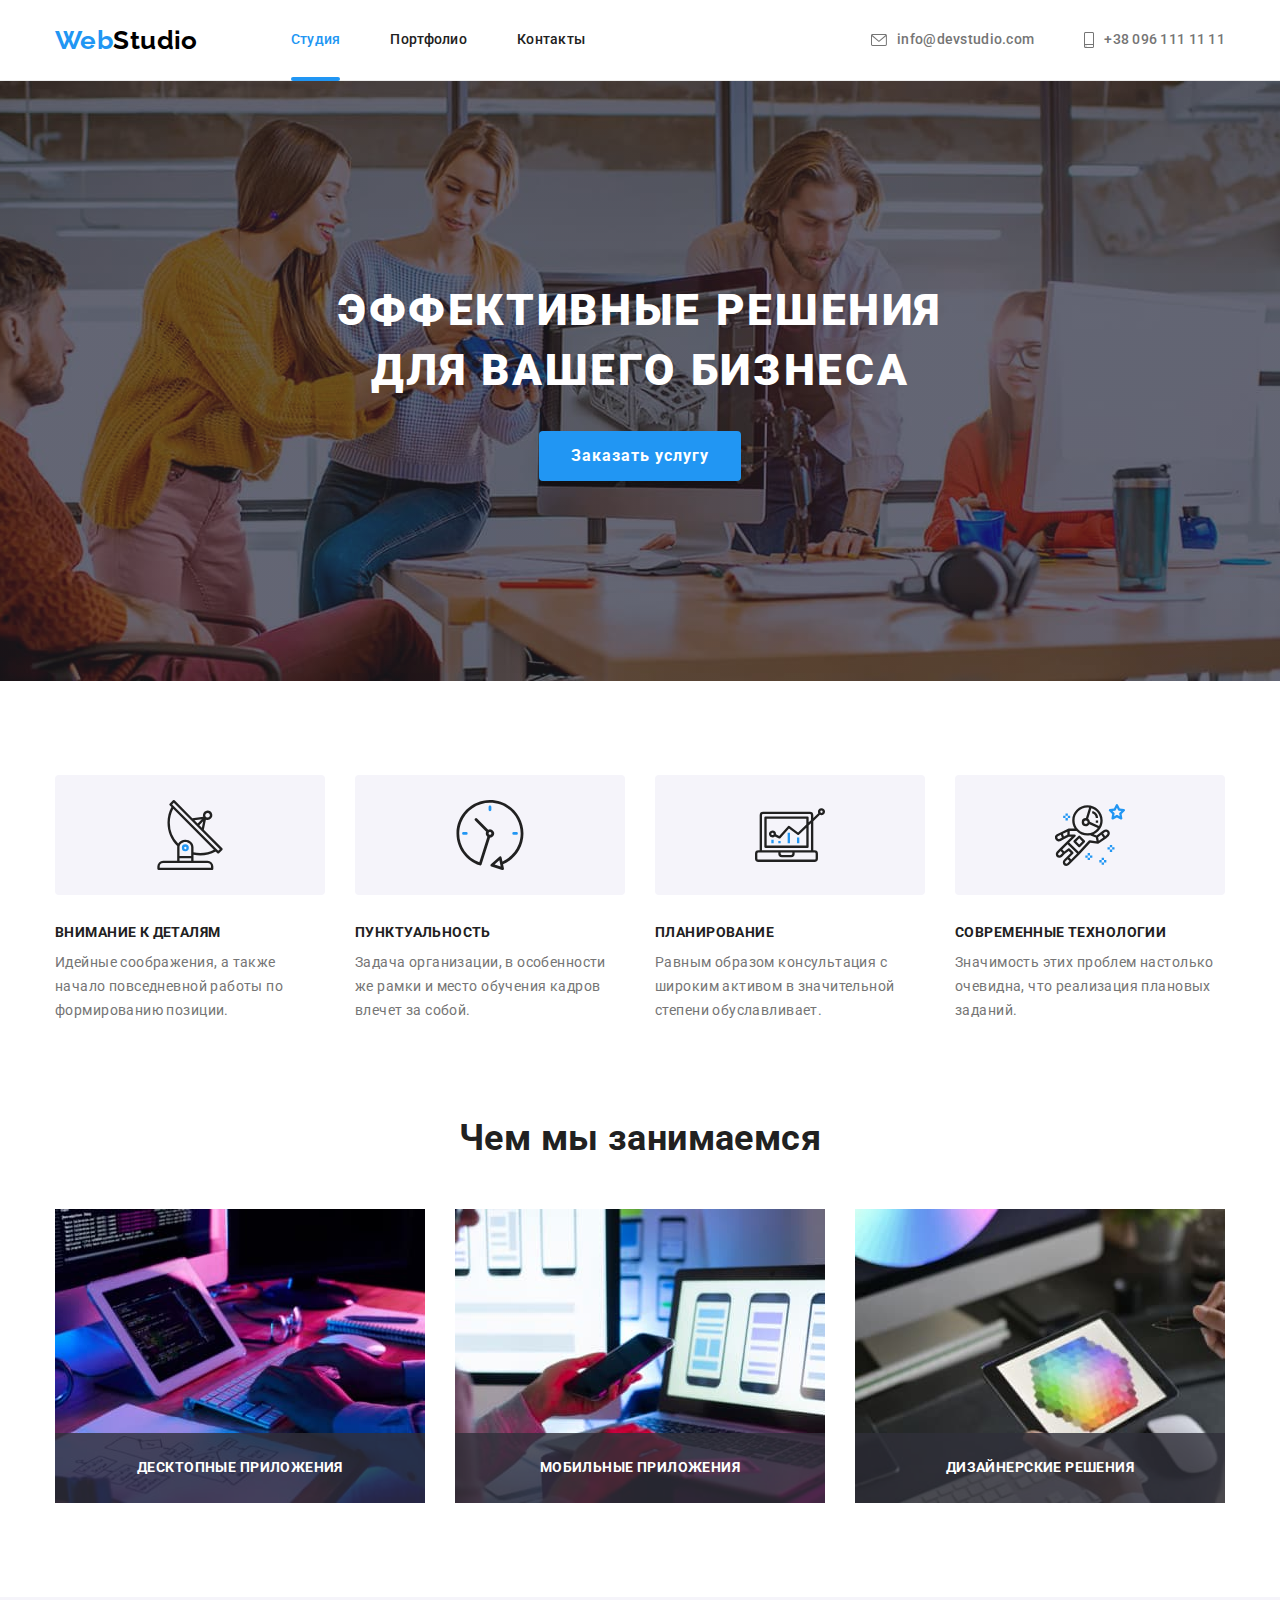
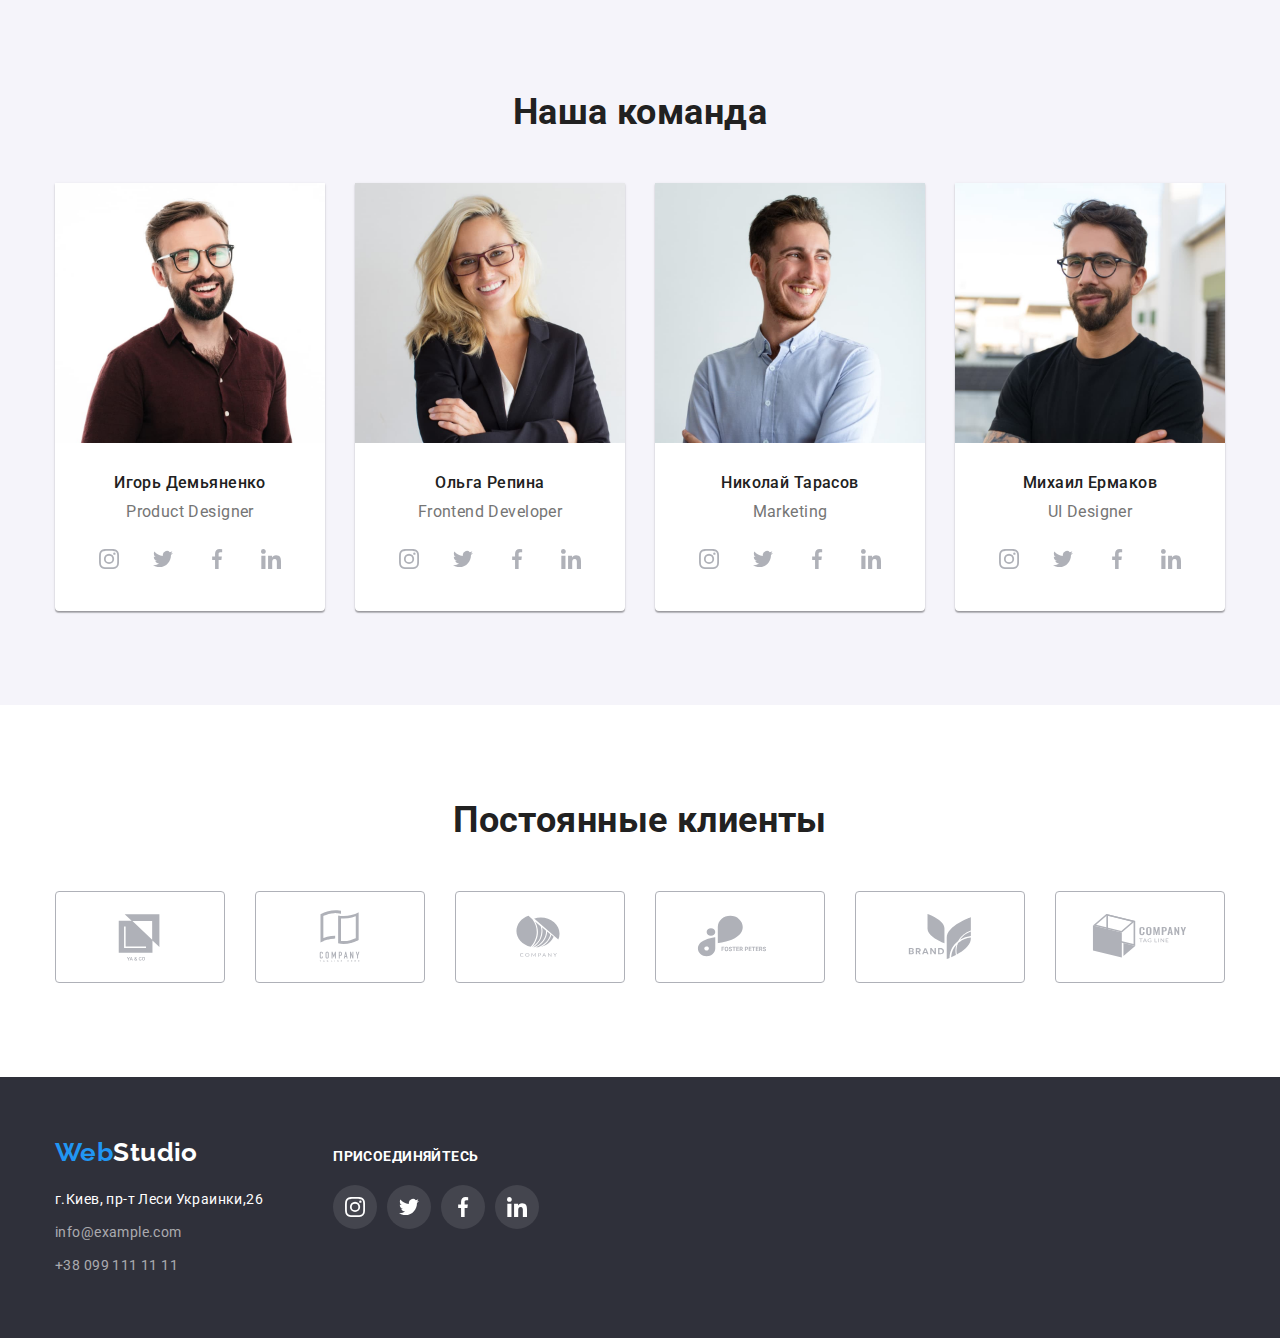
<file: index.html>
<!DOCTYPE html>
<html lang="ru">
  <head>
    <meta charset="UTF-8" />
    <meta http-equiv="X-UA-Compatible" content="IE=edge" />
    <meta name="viewport" content="width=device-width, initial-scale=1.0" />
    <title>Document</title>
    <link rel="preconnect" href="https://fonts.googleapis.com" />
    <link rel="preconnect" href="https://fonts.gstatic.com" crossorigin />
    <link
      href="https://fonts.googleapis.com/css2?family=Raleway:wght@700&family=Roboto:wght@400;500;700;900&display=swap"
      rel="stylesheet"
    />
    <link
      rel="stylesheet"
      href="https://cdnjs.cloudflare.com/ajax/libs/modern-normalize/1.1.0/modern-normalize.min.css"
    />
    <link rel="stylesheet" href="./css/styles.css" />
  </head>

  <body>
    <!-- Секція Header -->
    <header class="header">
      <div class="container main-nav">
        <nav class="header-nav main-nav">
          <a class="logo" href="./index.html"> <span class="accent">Web</span>Studio</a>
          <ul class="header-list list">
            <li class="header-item">
              <a class="header-link current" href="./index.html">Студия</a>
            </li>
            <li class="header-item">
              <a class="header-link" href="./portfolio.html">Портфолио</a>
            </li>
            <li class="header-item"><a class="header-link" href="#">Контакты</a></li>
          </ul>
        </nav>
        <ul class="header-contacts-list list">
          <li class="header-contacts-item">
            <a class="contacts-link" href="mailto:info@example.com">
              <svg class="contacts-icon" width="16" height="12">
                <use href="./images/icons.svg#envelope"></use></svg
              >info@devstudio.com
            </a>
          </li>
          <li class="header-contacts-item">
            <a class="contacts-link" href="tel:+380991111111">
              <svg class="contacts-icon" width="10" height="16">
                <use href="./images/icons.svg#smartphone"></use></svg
              >+38 096 111 11 11
            </a>
          </li>
        </ul>
      </div>
    </header>

    <main>
      <!-- Секція Hero -->
      <section class="hero">
        <div class="container">
          <h1 class="hero-title">
            Эффективные решения <br />
            для вашего бизнеса
          </h1>
          <button class="hero-batton" type="button" data-modal-open>Заказать услугу</button>
        </div>
      </section>
      <!-- Секція Benefits -->
      <section class="benefits section">
        <div class="container">
          <h2 class="benefit-title visually-hidden">Достоинства компании</h2>
          <ul class="benefits-list list">
            <li class="benefits-item">
              <div class="benefits-thumb">
                <svg class="benefits-icon" width="70" height="70">
                  <use href="./images/icons.svg#antenna"></use>
                </svg>
              </div>
              <h3 class="benefits-title">Внимание к деталям</h3>
              <p>
                Идейные соображения, а также начало повседневной работы по формированию позиции.
              </p>
            </li>
            <li class="benefits-item">
              <div class="benefits-thumb">
                <svg class="benefits-icon" width="70" height="70">
                  <use href="./images/icons.svg#clock"></use>
                </svg>
              </div>
              <h3 class="benefits-title">Пунктуальность</h3>
              <p>
                Задача организации, в особенности же рамки и место обучения кадров влечет за собой.
              </p>
            </li>
            <li class="benefits-item">
              <div class="benefits-thumb">
                <svg class="benefits-icon" width="70" height="70">
                  <use href="./images/icons.svg#diagram"></use>
                </svg>
              </div>
              <h3 class="benefits-title">Планирование</h3>
              <p>
                Равным образом консультация с широким активом в значительной степени обуславливает.
              </p>
            </li>
            <li class="benefits-item">
              <div class="benefits-thumb">
                <svg class="benefits-icon" width="70" height="70">
                  <use href="./images/icons.svg#astronaut"></use>
                </svg>
              </div>
              <h3 class="benefits-title">Современные технологии</h3>
              <p>Значимость этих проблем настолько очевидна, что реализация плановых заданий.</p>
            </li>
          </ul>
        </div>
      </section>
      <!-- Секція About -->
      <section class="about section">
        <div class="container">
          <h2 class="about-title">Чем мы занимаемся</h2>
          <ul class="about-list card-set list">
            <li class="about-item card-set-item">
              <img
                class="about-img img"
                src="./images/img_1.jpg"
                alt="процес_програмиования"
                width="370"
              />
              <p class="img-title">Десктопные приложения</p>
            </li>
            <li class="about-item card-set-item">
              <img
                class="about-img img"
                src="./images/img_2.jpg"
                alt="девушка_звонит"
                width="370"
              />
              <p class="img-title">Мобильные приложения</p>
            </li>
            <li class="about-item card-set-item">
              <img
                class="about-img img"
                src="./images/img_3.jpg"
                alt="выбор_цвета_палитры"
                width="370"
              />
              <p class="img-title">Дизайнерские решения</p>
            </li>
          </ul>
        </div>
      </section>
      <!-- Секція Team -->
      <section class="team section">
        <div class="container">
          <h2 class="team-title">Наша команда</h2>
          <ul class="team-list card-set list">
            <li class="team-item card-set-item">
              <img
                class="team-img img"
                src="./images/img_4.jpg"
                alt="мужчина_Игорь Демьяненко"
                width="270"
              />
              <div class="text-container">
                <h3 class="team-unit">Игорь Демьяненко</h3>
                <p class="job-title">Product Designer</p>
                <ul class="social-network-list list">
                  <li class="social-network-item">
                    <a class="link-social" href="#" aria-label="instagram">
                      <svg class="social-icon" width="20" height="20">
                        <use href="./images/icons.svg#instagram"></use>
                      </svg>
                    </a>
                  </li>
                  <li class="social-network-item">
                    <a class="link-social" href="#" aria-label="twitter">
                      <svg class="social-icon" width="20" height="20">
                        <use href="./images/icons.svg#twitter"></use>
                      </svg>
                    </a>
                  </li>
                  <li class="social-network-item">
                    <a class="link-social" href="#" aria-label="facebook"
                      ><svg class="social-icon" width="20" height="20">
                        <use href="./images/icons.svg#facebook"></use></svg
                    ></a>
                  </li>
                  <li class="social-network-item">
                    <a class="link-social" href="#" aria-label="linkedin"
                      ><svg class="social-icon" width="20" height="20">
                        <use href="./images/icons.svg#linkedin"></use></svg
                    ></a>
                  </li>
                </ul>
              </div>
            </li>
            <li class="team-item card-set-item">
              <img
                class="team-img img"
                src="./images/img_5.jpg"
                alt="девушка_Ольга Репина"
                width="270"
              />
              <div class="text-container">
                <h3 class="team-unit">Ольга Репина</h3>
                <p class="job-title">Frontend Developer</p>
                <ul class="social-network-list list">
                  <li class="social-network-item">
                    <a class="link-social" href="#" aria-label="instagram"
                      ><svg class="social-icon" width="20" height="20">
                        <use href="./images/icons.svg#instagram"></use></svg
                    ></a>
                  </li>
                  <li class="social-network-item">
                    <a class="link-social" href="#" aria-label="twitter"
                      ><svg class="social-icon" width="20" height="20">
                        <use href="./images/icons.svg#twitter"></use></svg
                    ></a>
                  </li>
                  <li class="social-network-item">
                    <a class="link-social" href="#" aria-label="facebook"
                      ><svg class="social-icon" width="20" height="20">
                        <use href="./images/icons.svg#facebook"></use></svg
                    ></a>
                  </li>
                  <li class="social-network-item">
                    <a class="link-social" href="#" aria-label="linkedin"
                      ><svg class="social-icon" width="20" height="20">
                        <use href="./images/icons.svg#linkedin"></use></svg
                    ></a>
                  </li>
                </ul>
              </div>
            </li>
            <li class="team-item card-set-item">
              <img
                class="team-img img"
                src="./images/img_6.jpg"
                alt="мужчина_Николай Тарасов"
                width="270"
              />
              <div class="text-container">
                <h3 class="team-unit">Николай Тарасов</h3>
                <p class="job-title">Marketing</p>
                <ul class="social-network-list list">
                  <li class="social-network-item">
                    <a class="link-social" href="#" aria-label="instagram"
                      ><svg class="social-icon" width="20" height="20">
                        <use href="./images/icons.svg#instagram"></use></svg
                    ></a>
                  </li>
                  <li class="social-network-item">
                    <a class="link-social" href="#" aria-label="twitter"
                      ><svg class="social-icon" width="20" height="20">
                        <use href="./images/icons.svg#twitter"></use></svg
                    ></a>
                  </li>
                  <li class="social-network-item">
                    <a class="link-social" href="#" aria-label="facebook"
                      ><svg class="social-icon" width="20" height="20">
                        <use href="./images/icons.svg#facebook"></use></svg
                    ></a>
                  </li>
                  <li class="social-network-item">
                    <a class="link-social" href="#" aria-label="linkedin"
                      ><svg class="social-icon" width="20" height="20">
                        <use href="./images/icons.svg#linkedin"></use></svg
                    ></a>
                  </li>
                </ul>
              </div>
            </li>
            <li class="team-item card-set-item">
              <img
                class="team-img img"
                src="./images/img_7.jpg"
                alt="мужчина_Михаил Ермаков"
                width="270"
              />
              <div class="text-container">
                <h3 class="team-unit">Михаил Ермаков</h3>
                <p class="job-title">UI Designer</p>
                <ul class="social-network-list list">
                  <li class="social-network-item">
                    <a class="link-social" href="#" aria-label="instagram"
                      ><svg class="social-icon" width="20" height="20">
                        <use href="./images/icons.svg#instagram"></use></svg
                    ></a>
                  </li>
                  <li class="social-network-item">
                    <a class="link-social" href="#" aria-label="twitter"
                      ><svg class="social-icon" width="20" height="20">
                        <use href="./images/icons.svg#twitter"></use></svg
                    ></a>
                  </li>
                  <li class="social-network-item">
                    <a class="link-social" href="#" aria-label="facebook"
                      ><svg class="social-icon" width="20" height="20">
                        <use href="./images/icons.svg#facebook"></use></svg
                    ></a>
                  </li>
                  <li class="social-network-item">
                    <a class="link-social" href="#" aria-label="linkedin"
                      ><svg class="social-icon" width="20" height="20">
                        <use href="./images/icons.svg#linkedin"></use></svg
                    ></a>
                  </li>
                </ul>
              </div>
            </li>
          </ul>
        </div>
      </section>
      <!-- Секція Clients -->
      <section class="clients section">
        <div class="container">
          <h2 class="clients-title">Постоянные клиенты</h2>
          <ul class="clients-list list">
            <li class="clients-items">
              <a class="clients-link" href="#" aria-label="ya_&_co">
                <svg class="logo-icon" width="106" height="60">
                  <use href="./images/icons.svg#logo_1"></use></svg
              ></a>
            </li>
            <li class="clients-items">
              <a class="clients-link" href="#" aria-label="company_tagline_here">
                <svg class="logo-icon" width="106" height="60">
                  <use href="./images/icons.svg#logo_2"></use></svg
              ></a>
            </li>
            <li class="clients-items">
              <a class="clients-link" href="#" aria-label="company">
                <svg class="logo-icon" width="106" height="60">
                  <use href="./images/icons.svg#logo_3"></use></svg
              ></a>
            </li>
            <li class="clients-items">
              <a class="clients-link" href="#" aria-label="foster_peters">
                <svg class="logo-icon" width="106" height="60">
                  <use href="./images/icons.svg#logo_4"></use></svg
              ></a>
            </li>
            <li class="clients-items">
              <a class="clients-link" href="#" aria-label="brand">
                <svg class="logo-icon" width="106" height="60">
                  <use href="./images/icons.svg#logo_5"></use></svg
              ></a>
            </li>
            <li class="clients-items">
              <a class="clients-link" href="#" aria-label="company_tag_line">
                <svg class="logo-icon" width="106" height="60">
                  <use href="./images/icons.svg#logo_6"></use></svg
              ></a>
            </li>
          </ul>
        </div>
      </section>
    </main>
    <!-- Секція Footer -->
    <footer class="footer">
      <div class="container">
        <div class="footer-contact">
          <a class="logo" href="./index.html"> <span class="accent">Web</span>Studio</a>
          <address>
            <ul class="footer-list list">
              <li class="footer-item">
                <a
                  class="footer-address"
                  href="https://goo.gl/maps/8b87fUh3uZsaHk5C8"
                  target="_blank"
                  rel="noreferrer noopener"
                >
                  г.Киев, пр-т Леси Украинки,26
                </a>
              </li>
              <li class="footer-item">
                <a class="footer-contact-link" href="mailto:info@example.com">info@example.com</a>
              </li>
              <li class="footer-item">
                <a class="footer-contact-link" href="tel:+380991111111">+38 099 111 11 11</a>
              </li>
            </ul>
          </address>
        </div>
        <div class="footer-social">
          <p class="social-title">присоединяйтесь</p>
          <ul class="social-network-list list">
            <li class="social-network-item">
              <a class="link-social" href="#" aria-label="instagram"
                ><svg class="social-icon" width="20" height="20">
                  <use href="./images/icons.svg#instagram"></use></svg
              ></a>
            </li>
            <li class="social-network-item">
              <a class="link-social" href="#" aria-label="twitter"
                ><svg class="social-icon" width="20" height="20">
                  <use href="./images/icons.svg#twitter"></use></svg
              ></a>
            </li>
            <li class="social-network-item">
              <a class="link-social" href="#" aria-label="facebook"
                ><svg class="social-icon" width="20" height="20">
                  <use href="./images/icons.svg#facebook"></use></svg
              ></a>
            </li>
            <li class="social-network-item">
              <a class="link-social" href="#" aria-label="linkedin"
                ><svg class="social-icon" width="20" height="20">
                  <use href="./images/icons.svg#linkedin"></use></svg
              ></a>
            </li>
          </ul>
        </div>
      </div>
    </footer>
    <div class="backdrop is-hidden" data-modal>
      <div class="modal">
        <button class="bt-modal-close" type="button" aria-label="modal-close" data-modal-close>
          <svg class="modal-close-icon" width="18" height="18">
            <use href="./images/icons.svg#modal_close"></use>
          </svg>
        </button>
      </div>
    </div>
    <script src="./js/modal.js"></script>
  </body>
</html>
</file>
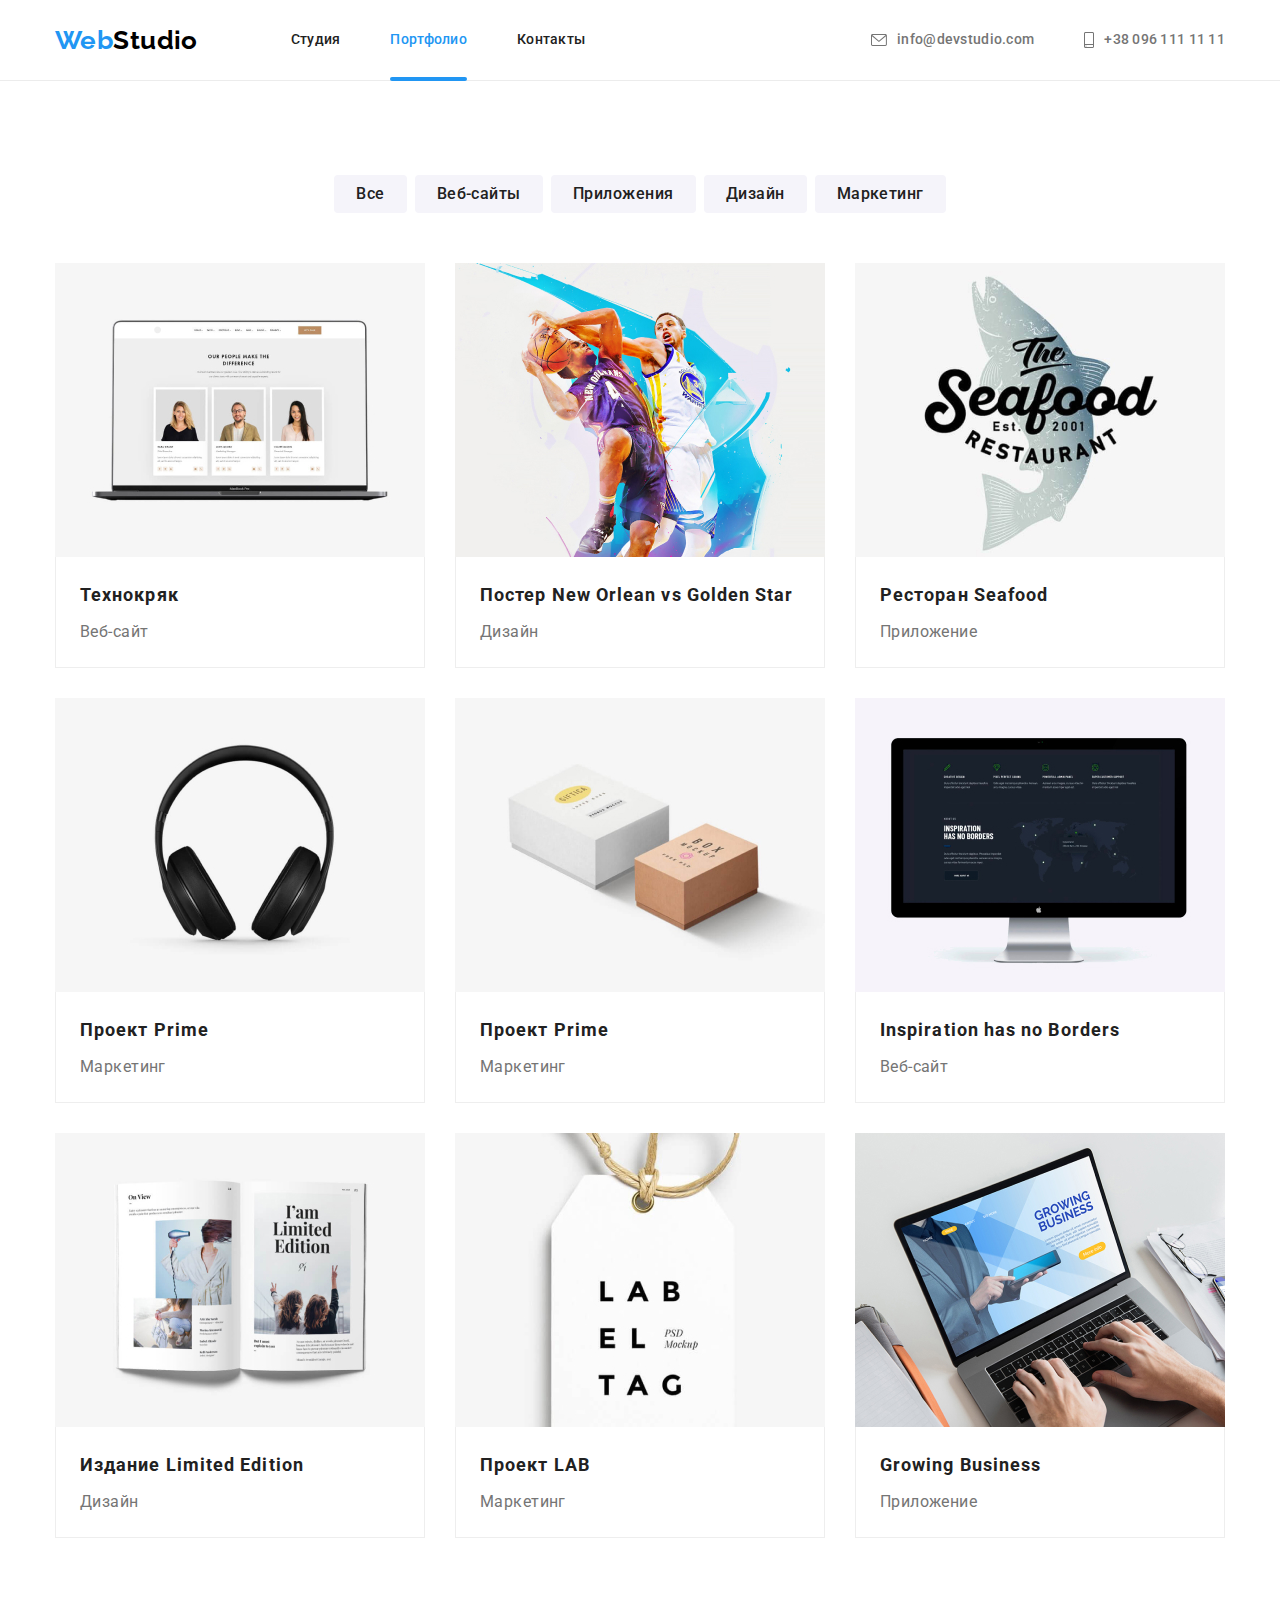
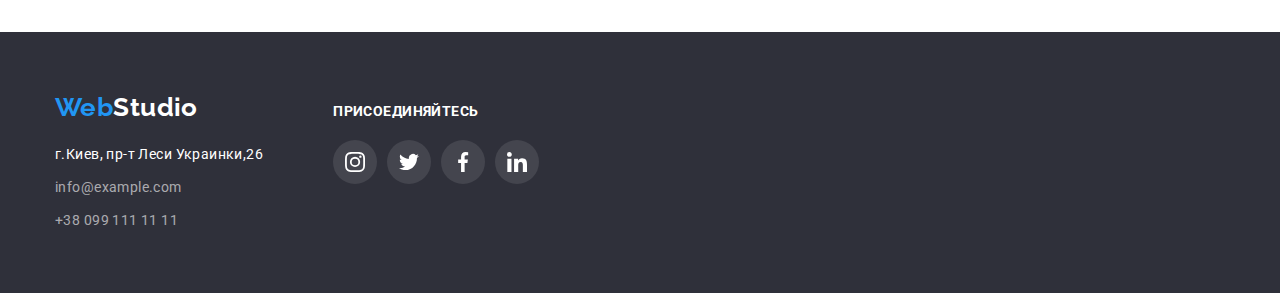
<file: portfolio.html>
<!DOCTYPE html>
<html lang="en">
  <head>
    <meta charset="UTF-8" />
    <meta http-equiv="X-UA-Compatible" content="IE=edge" />
    <meta name="viewport" content="width=device-width, initial-scale=1.0" />
    <title>Document</title>
    <link
      href="https://fonts.googleapis.com/css2?family=Raleway:wght@700&family=Roboto:wght@400;500;700;900&display=swap"
      rel="stylesheet"
    />
    <link
      rel="stylesheet"
      href="https://cdnjs.cloudflare.com/ajax/libs/modern-normalize/1.1.0/modern-normalize.min.css"
    />
    <link rel="stylesheet" href="./css/styles.css" />
  </head>

  <body>
    <header class="header">
      <div class="container main-nav">
        <nav class="header-nav main-nav">
          <a class="logo" href="./index.html"> <span class="accent">Web</span>Studio</a>
          <ul class="header-list list">
            <li class="header-item">
              <a class="header-link" href="./index.html">Студия</a>
            </li>
            <li class="header-item">
              <a class="header-link current" href="./portfolio.html">Портфолио</a>
            </li>
            <li class="header-item"><a class="header-link" href="#">Контакты</a></li>
          </ul>
        </nav>
        <ul class="header-contacts-list list">
          <li class="header-contacts-item">
            <a class="contacts-link" href="mailto:info@example.com">
              <svg class="contacts-icon" width="16" height="12">
                <use href="./images/icons.svg#envelope"></use></svg
              >info@devstudio.com
            </a>
          </li>
          <li class="header-contacts-item">
            <a class="contacts-link" href="tel:+380991111111">
              <svg class="contacts-icon" width="10" height="16">
                <use href="./images/icons.svg#smartphone"></use></svg
              >+38 096 111 11 11
            </a>
          </li>
        </ul>
      </div>
    </header>

    <main>
      <section class="portfolio section">
        <div class="container">
          <h1 class="visually-hidden">Портфолио</h1>
          <ul class="portfolio-filters-list list">
            <li class="item">
              <button class="portfolio-filters-item" type="button">Все</button>
            </li>
            <li class="item">
              <button class="portfolio-filters-item" type="button">Веб-сайты</button>
            </li>
            <li class="item">
              <button class="portfolio-filters-item" type="button">Приложения</button>
            </li>
            <li class="item">
              <button class="portfolio-filters-item" type="button">Дизайн</button>
            </li>
            <li class="item">
              <button class="portfolio-filters-item" type="button">Маркетинг</button>
            </li>
          </ul>
          <ul class="portfolio-projects-list card-set list">
            <li class="portfolio-projects-item card-set-item">
              <a class="portfolio-link" href="#">
                <div class="product-thumb">
                  <img
                    class="portfolio-img img"
                    src="./images/img_8.jpg"
                    alt="ноутбук_с_открытой_веб-страницей"
                    width="370"
                    height="294"
                  />
                  <div class="product-overlay">
                    <div class="product-description">
                      <p class="description-text">
                        Ресурс предлагает комплексные предложения с разным уровнем функционала и
                        сервисов. Все это позволит посетителю получить исчерпывающие сведения о
                        компании или частном лице.
                      </p>
                    </div>
                  </div>
                </div>
                <div class="title">
                  <h2 class="portfolio-project">Технокряк</h2>
                  <p class="portfolio-working">Веб-сайт</p>
                </div>
              </a>
            </li>
            <li class="portfolio-projects-item card-set-item">
              <a class="portfolio-link" href="#">
                <div class="product-thumb">
                  <img
                    class="portfolio-img img"
                    src="./images/img_9.jpg"
                    alt="постер_New_Orlean_vs_Golden_Star"
                    width="370"
                    height="294"
                  />
                  <div class="product-overlay">
                    <div class="product-description">
                      <p class="description-text">
                        Ресурс предлагает комплексные предложения с разным уровнем функционала и
                        сервисов. Все это позволит посетителю получить исчерпывающие сведения о
                        компании или частном лице.
                      </p>
                    </div>
                  </div>
                </div>
                <div class="title">
                  <h2 class="portfolio-project">Постер New Orlean vs Golden Star</h2>
                  <p class="portfolio-working">Дизайн</p>
                </div>
              </a>
            </li>
            <li class="portfolio-projects-item card-set-item">
              <a class="portfolio-link" href="#">
                <div class="product-thumb">
                  <img
                    class="portfolio-img img"
                    src="./images/img_10.jpg"
                    alt="логотип_ресторана_Seafood"
                    width="370"
                    height="294"
                  />
                  <div class="product-overlay">
                    <div class="product-description">
                      <p class="description-text">
                        Ресурс предлагает комплексные предложения с разным уровнем функционала и
                        сервисов. Все это позволит посетителю получить исчерпывающие сведения о
                        компании или частном лице.
                      </p>
                    </div>
                  </div>
                </div>
                <div class="title">
                  <h2 class="portfolio-project">Ресторан Seafood</h2>
                  <p class="portfolio-working">Приложение</p>
                </div>
              </a>
            </li>
            <li class="portfolio-projects-item card-set-item">
              <a class="portfolio-link" href="#">
                <div class="product-thumb">
                  <img
                    class="portfolio-img img"
                    src="./images/img_11.jpg"
                    alt="накладные_наушники"
                    width="370"
                    height="294"
                  />
                  <div class="product-overlay">
                    <div class="product-description">
                      <p class="description-text">
                        Ресурс предлагает комплексные предложения с разным уровнем функционала и
                        сервисов. Все это позволит посетителю получить исчерпывающие сведения о
                        компании или частном лице.
                      </p>
                    </div>
                  </div>
                </div>
                <div class="title">
                  <h2 class="portfolio-project">Проект Prime</h2>
                  <p class="portfolio-working">Маркетинг</p>
                </div>
              </a>
            </li>
            <li class="portfolio-projects-item card-set-item">
              <a class="portfolio-link" href="#">
                <div class="product-thumb">
                  <img
                    class="portfolio-img img"
                    src="./images/img_12.jpg"
                    alt="две_коробки"
                    width="370"
                    height="294"
                  />
                  <div class="product-overlay">
                    <div class="product-description">
                      <p class="description-text">
                        Ресурс предлагает комплексные предложения с разным уровнем функционала и
                        сервисов. Все это позволит посетителю получить исчерпывающие сведения о
                        компании или частном лице.
                      </p>
                    </div>
                  </div>
                </div>
                <div class="title">
                  <h2 class="portfolio-project">Проект Prime</h2>
                  <p class="portfolio-working">Маркетинг</p>
                </div>
              </a>
            </li>
            <li class="portfolio-projects-item card-set-item">
              <a class="portfolio-link" href="#">
                <div class="product-thumb">
                  <img
                    class="portfolio-img img"
                    src="./images/img_13.jpg"
                    alt="монитор_Apple"
                    width="370"
                    height="294"
                  />
                  <div class="product-overlay">
                    <div class="product-description">
                      <p class="description-text">
                        Ресурс предлагает комплексные предложения с разным уровнем функционала и
                        сервисов. Все это позволит посетителю получить исчерпывающие сведения о
                        компании или частном лице.
                      </p>
                    </div>
                  </div>
                </div>
                <div class="title">
                  <h2 class="portfolio-project">Inspiration has no Borders</h2>
                  <p class="portfolio-working">Веб-сайт</p>
                </div>
              </a>
            </li>
            <li class="portfolio-projects-item card-set-item">
              <a class="portfolio-link" href="#">
                <div class="product-thumb">
                  <img
                    class="portfolio-img img"
                    src="./images/img_14.jpg"
                    alt="открытая_книга"
                    width="370"
                    height="294"
                  />
                  <div class="product-overlay">
                    <div class="product-description">
                      <p class="description-text">
                        Ресурс предлагает комплексные предложения с разным уровнем функционала и
                        сервисов. Все это позволит посетителю получить исчерпывающие сведения о
                        компании или частном лице.
                      </p>
                    </div>
                  </div>
                </div>
                <div class="title">
                  <h2 class="portfolio-project">Издание Limited Edition</h2>
                  <p class="portfolio-working">Дизайн</p>
                </div>
              </a>
            </li>
            <li class="portfolio-projects-item card-set-item">
              <a class="portfolio-link" href="#">
                <div class="product-thumb">
                  <img
                    class="portfolio-img img"
                    src="./images/img_15.jpg"
                    alt="бирка"
                    width="370"
                    height="294"
                  />
                  <div class="product-overlay">
                    <div class="product-description">
                      <p class="description-text">
                        Ресурс предлагает комплексные предложения с разным уровнем функционала и
                        сервисов. Все это позволит посетителю получить исчерпывающие сведения о
                        компании или частном лице.
                      </p>
                    </div>
                  </div>
                </div>
                <div class="title">
                  <h2 class="portfolio-project">Проект LAB</h2>
                  <p class="portfolio-working">Маркетинг</p>
                </div>
              </a>
            </li>
            <li class="portfolio-projects-item card-set-item">
              <a class="portfolio-link" href="#">
                <div class="product-thumb">
                  <img
                    class="portfolio-img img"
                    src="./images/img_16.jpg"
                    alt="человек_работает_за_ноутбуком"
                    width="370"
                    height="294"
                  />
                  <div class="product-overlay">
                    <div class="product-description">
                      <p class="description-text">
                        Ресурс предлагает комплексные предложения с разным уровнем функционала и
                        сервисов. Все это позволит посетителю получить исчерпывающие сведения о
                        компании или частном лице.
                      </p>
                    </div>
                  </div>
                </div>
                <div class="title">
                  <h2 class="portfolio-project">Growing Business</h2>
                  <p class="portfolio-working">Приложение</p>
                </div>
              </a>
            </li>
          </ul>
        </div>
      </section>
    </main>

    <footer class="footer">
      <div class="container">
        <div class="footer-contact">
          <a class="logo" href="./index.html"> <span class="accent">Web</span>Studio</a>
          <address>
            <ul class="footer-list list">
              <li class="footer-item">
                <a
                  class="footer-address"
                  href="https://goo.gl/maps/8b87fUh3uZsaHk5C8"
                  target="_blank"
                  rel="noreferrer noopener"
                >
                  г.Киев, пр-т Леси Украинки,26
                </a>
              </li>
              <li class="footer-item">
                <a class="footer-contact-link" href="mailto:info@example.com">info@example.com</a>
              </li>
              <li class="footer-item">
                <a class="footer-contact-link" href="tel:+380991111111">+38 099 111 11 11</a>
              </li>
            </ul>
          </address>
        </div>
        <div class="footer-social">
          <p class="social-title">присоединяйтесь</p>
          <ul class="social-network-list list">
            <li class="social-network-item">
              <a class="link-social" href="#" aria-label="instagram"
                ><svg class="social-icon" width="20" height="20">
                  <use href="./images/icons.svg#instagram"></use></svg
              ></a>
            </li>
            <li class="social-network-item">
              <a class="link-social" href="#" aria-label="twitter"
                ><svg class="social-icon" width="20" height="20">
                  <use href="./images/icons.svg#twitter"></use></svg
              ></a>
            </li>
            <li class="social-network-item">
              <a class="link-social" href="#" aria-label="facebook"
                ><svg class="social-icon" width="20" height="20">
                  <use href="./images/icons.svg#facebook"></use></svg
              ></a>
            </li>
            <li class="social-network-item">
              <a class="link-social" href="#" aria-label="linkedin"
                ><svg class="social-icon" width="20" height="20">
                  <use href="./images/icons.svg#linkedin"></use></svg
              ></a>
            </li>
          </ul>
        </div>
      </div>
    </footer>
  </body>
</html>
</file>
<file: css/styles.css>
:root {
  /* fonts */
  --main-font: 'Roboto';
  --secondary-font: 'Raleway';

  /* text color */
  --primary-text-color: #757575;
  --title-text-color: #000000;
  --link-base-color: #212121;
  --text-white-color: #ffffff;
  --link-active-color: #2196f3;
  --footer-contact-color: rgba(255, 255, 255, 0.6);

  /* gradient */
  --hero-linear-gradient: rgba(47, 48, 58, 0.4);

  /* icon color */
  --team-icon-color: #afb1b8;
  --team-icon-focus-color: #ffffff;
  --clients-color: #afb1b8;
  --clients-focus-color: #188ce8;
  --footer-icon-color: #ffffff;

  /* background-color */
  --background-white-color: #ffffff;
  --background-secondary-color: #2f303a;
  --background-btn-active-color: #188ce8;
  --background-button-color: #f5f4fa;
  --team-icon-focus-bg: #2196f3;
  --footer-icon-bg: rgba(255, 255, 255, 0.1);
  --footer-icon-focus-bg: #2196f3;

  /* border-color */
  --header-border-color: #ececec;
  --portfolio-border-color: #eeeeee;
  --clients-border-color: #afb1b8;
  --clients-border-focus-color: #188ce8;
  --team-item-border: 0px 0px 4px 4px;

  /* box-shadow */
  --hero-batton-shadow: 0px 4px 4px rgba(0, 0, 0, 0.15);
  --team-item-shadow: 0px 1px 3px rgba(0, 0, 0, 0.12), 0px 1px 1px rgba(0, 0, 0, 0.14),
    0px 2px 1px rgba(0, 0, 0, 0.2);
  --portfolio-filters-item-shadow: 0px 3px 1px rgba(0, 0, 0, 0.1), 0px 1px 2px rgba(0, 0, 0, 0.08),
    0px 2px 2px rgba(0, 0, 0, 0.12);
  --portfolio-projects-item-shadow: 0px 1px 1px rgba(0, 0, 0, 0.12), 0px 4px 4px rgba(0, 0, 0, 0.06),
    1px 4px 6px rgba(0, 0, 0, 0.16);

  /* others */
  --items: 3;
  --indent: 30px;
}

body {
  font-family: var(--main-font), sans-serif;
  font-size: 14px;
  line-height: 1.71;
  letter-spacing: 0.03em;
  color: var(--primary-text-color);

  background-color: var(--background-white-color);
}

h1,
h2,
h3,
h4,
h5,
h6,
p {
  margin: 0;
  padding: 0;
}

.img {
  display: block;
  max-width: 100%;
  height: auto;
}

.list {
  padding: 0;
  margin: 0;
  list-style: none;
}

.section {
  padding-top: 94px;
  padding-bottom: 94px;
}

.container {
  width: 1200px;
  padding-left: 15px;
  padding-right: 15px;
  margin-left: auto;
  margin-right: auto;
}

.visually-hidden {
  position: absolute;
  width: 1px;
  height: 1px;
  margin: -1px;
  border: 0;
  padding: 0;

  white-space: nowrap;
  clip-path: inset(100%);
  clip: rect(0 0 0 0);
  overflow: hidden;
}

/* cітка із застосуванням flex-box */

.card-set {
  display: flex;
  flex-wrap: wrap;
  margin: calc(-1 * var(--indent) / 2);
}

.card-set-item {
  flex-basis: calc((100% - var(--indent) * var(--items)) / var(--items));
  margin: calc(var(--indent) / 2);
}

/* social network */

.social-network-list {
  display: flex;
}

.social-network-item {
  margin-right: 10px;
}

.social-network-item:last-child {
  margin-right: 0;
}

.link-social {
  display: flex;
  justify-content: center;
  align-items: center;
  width: 44px;
  height: 44px;

  border-radius: 50%;
}
/* end social network */

/* cекція Header */
.header {
  border-bottom: 1px solid var(--header-border-color);
}

.main-nav {
  display: flex;
  align-items: center;
}

.logo {
  display: block;

  font-family: var(--secondary-font);
  font-weight: 700;
  font-size: 26px;
  line-height: 1.19;
  color: var(--title-text-color);
  text-decoration: none;
}

.logo .accent {
  color: var(--link-active-color);
}

.header-list {
  display: flex;
  margin-left: 93px;
}

.header-nav .header-item + .header-item {
  margin-left: 50px;
}

.header-nav .header-link {
  position: relative;

  display: block;
  padding-top: 32px;
  padding-bottom: 32px;

  font-weight: 500;
  font-size: 14px;
  line-height: 1.14;
  letter-spacing: 0.02em;
  color: var(--link-base-color);
  text-decoration: none;

  transition: color 250ms cubic-bezier(0.4, 0, 0.2, 1);
}

.header-nav .header-link:hover,
.header-nav .header-link:focus {
  color: var(--link-active-color);
}

.header-nav .header-link.current {
  color: var(--link-active-color);
}

.current::after {
  position: absolute;
  left: 0;
  bottom: -1px;

  content: '';
  display: block;
  width: 100%;
  height: 4px;
  border-radius: 2px;
  background-color: var(--link-active-color);
}

.header-contacts-list {
  display: flex;
  margin-left: auto;
  align-items: center;
}

.header-contacts-list .header-contacts-item + .header-contacts-item {
  margin-left: 50px;
}

.header-contacts-list .contacts-link {
  display: flex;
  align-items: center;
  padding-top: 32px;
  padding-bottom: 32px;

  font-weight: 500;
  font-size: 14px;
  line-height: 1.14;
  letter-spacing: 0.02em;
  color: var(--primary-text-color);
  text-decoration: none;

  transition: color 250ms cubic-bezier(0.4, 0, 0.2, 1);
}

.header-contacts-list .contacts-link:hover,
.header-contacts-list .contacts-link:focus {
  color: var(--link-active-color);
}

.header .contacts-icon {
  margin-right: 10px;

  fill: currentColor;
}

/* Секція Hero */
.hero {
  max-width: 1600px;
  height: 600px;
  padding: 200px 0;
  margin-left: auto;
  margin-right: auto;

  text-align: center;

  background-image: linear-gradient(
      to right,
      var(--hero-linear-gradient),
      var(--hero-linear-gradient)
    ),
    url(../images/bg-img.jpg);
  background-size: cover;
  background-repeat: no-repeat;
  background-position: center;
  background-color: var(--background-secondary-color);
}

.hero-title {
  margin-bottom: 30px;

  font-weight: 900;
  font-size: 44px;
  line-height: 1.36;
  letter-spacing: 0.06em;
  text-transform: uppercase;
  color: var(--text-white-color);
}

.hero-batton {
  display: inline-block;
  min-width: 200px;
  padding: 10px 32px;

  font-family: inherit;
  font-weight: 700;
  font-size: 16px;
  line-height: 1.88;
  letter-spacing: 0.06em;
  color: var(--text-white-color);

  text-align: center;

  background-color: var(--link-active-color);
  border-radius: 4px;
  border: none;
  box-shadow: var(--hero-batton-shadow);

  transition: background-color 250ms cubic-bezier(0.4, 0, 0.2, 1);
  cursor: pointer;
}

.hero-batton:hover,
.hero-batton:focus {
  background-color: var(--background-btn-active-color);
}

/* Заголовки секцій  */

.about-title,
.team-title,
.clients-title {
  font-weight: 700;
  font-size: 36px;
  line-height: 1.17;
  color: var(--link-base-color);
}

/* Секція Benefits */

.benefits-list {
  display: flex;
}

.benefits-item {
  width: 270px;
  margin-right: 30px;
}

.benefits-item:last-child {
  margin-right: 0;
}

.benefits-thumb {
  width: 270px;
  height: 120px;
  padding: 25px 100px;
  margin-bottom: 30px;

  background-color: var(--background-button-color);
  border-radius: 4px;
}

.benefits .benefits-title {
  margin-bottom: 10px;

  font-weight: 700;
  font-size: 14px;
  line-height: 1.14;
  color: var(--link-base-color);
  text-transform: uppercase;
}

/* Секція About */

.about.section {
  padding-top: 0;
}

.about-title {
  text-align: center;
}

.about-title {
  margin-bottom: 50px;
}

.about-list {
  --items: 3;
}

.about-item {
  position: relative;
}

.about .img-title {
  position: absolute;
  bottom: 0;
  left: 0;

  display: flex;
  width: 100%;
  height: 70px;
  justify-content: center;
  align-items: center;

  font-weight: 700;
  line-height: 1.14;
  text-align: center;
  text-transform: uppercase;
  color: var(--text-white-color);
  background-color: rgba(47, 48, 58, 0.8);
}

/* Секція Team */

.team {
  text-align: center;

  background-color: var(--background-button-color);
}

.team-title {
  margin-bottom: 50px;
}

.team-item {
  background-color: var(--background-white-color);
  border-radius: var(--team-item-border);
  box-shadow: var(--team-item-shadow);
}

.team .text-container {
  padding: 30px 0;

  text-align: center;
}

.team-list {
  --items: 4;
}

.team-unit {
  margin-bottom: 10px;

  font-weight: 500;
  font-size: 16px;
  line-height: 1.19;
  color: var(--link-base-color);
  text-align: center;
}

.team .job-title {
  margin-bottom: 16px;

  font-size: 16px;
  line-height: 1.19;
  text-align: center;
}

.team .social-network-list {
  justify-content: center;
}

.team .link-social {
  color: var(--team-icon-color);

  transition: color 250ms cubic-bezier(0.4, 0, 0.2, 1),
    background-color 250ms cubic-bezier(0.4, 0, 0.2, 1);
}

.team .link-social:hover,
.team .link-social:focus {
  color: var(--team-icon-focus-color);
  background-color: var(--team-icon-focus-bg);
}

.team .social-icon {
  fill: currentColor;
}

/* Секція Clients */
.clients {
  text-align: center;
}

.clients-title {
  margin-bottom: 50px;
}

.clients-list {
  display: flex;
}

.clients-items {
  margin-right: 30px;
}

.clients-items:last-child {
  margin-right: 0;
}

.clients-link {
  display: flex;
  justify-content: center;
  align-items: center;
  width: 170px;
  height: 92px;

  color: var(--clients-color);

  border: 1px solid var(--clients-border-color);
  border-radius: 4px;

  transition: color 250ms cubic-bezier(0.4, 0, 0.2, 1),
    border-color 250ms cubic-bezier(0.4, 0, 0.2, 1);
}

.clients-link:hover,
.clients-link:focus {
  color: var(--clients-focus-color);

  border-color: var(--clients-border-focus-color);
}

.logo-icon {
  fill: currentColor;
}

/* Секція Footer */
.footer {
  padding-top: 60px;
  padding-bottom: 60px;

  background-color: var(--background-secondary-color);
}

.footer .container {
  display: flex;
  align-items: baseline;
}

.footer-contact {
  margin-right: 70px;
}

.footer .logo {
  display: inline-block;
  margin-bottom: 20px;

  color: var(--text-white-color);
}

.footer-item:not(:last-child) {
  margin-bottom: 9px;
}

.footer-address {
  font-style: normal;
  font-size: 14px;
  line-height: 1.71;
  color: var(--text-white-color);
  text-decoration: none;

  transition: color 250ms cubic-bezier(0.4, 0, 0.2, 1);
}

.footer-address:hover,
.footer-address:focus {
  color: var(--link-active-color);
}

.footer-contact-link {
  font-style: normal;
  font-size: 14px;
  line-height: 1.71;
  color: var(--footer-contact-color);
  text-decoration: none;

  transition: color 250ms cubic-bezier(0.4, 0, 0.2, 1);
}

.footer-contact-link:hover,
.footer-contact-link:focus {
  color: var(--link-active-color);
}

.social-title {
  margin-bottom: 20px;

  font-weight: 700;
  font-size: 14px;
  line-height: 1.14;
  color: var(--text-white-color);
  text-transform: uppercase;
}

.footer .link-social {
  color: var(--footer-icon-color);

  background-color: var(--footer-icon-bg);

  transition: background-color 250ms cubic-bezier(0.4, 0, 0.2, 1);
}

.footer .link-social:hover,
.footer .link-social:focus {
  background-color: var(--footer-icon-focus-bg);
}

.footer .social-icon {
  fill: currentColor;
}

/* Секція Portfolio */

.portfolio-filters-list {
  display: flex;
  justify-content: center;
  margin-bottom: 50px;
}

.portfolio-filters-list .item + .item {
  margin-left: 8px;
}

.portfolio-filters-item {
  padding: 6px 22px;

  font-family: inherit;
  font-weight: 500;
  font-size: 16px;
  line-height: 1.62;
  letter-spacing: 0.03em;
  color: var(--link-base-color);
  text-align: center;

  background-color: var(--background-button-color);
  border: none;
  border-radius: 4px;

  cursor: pointer;

  transition: color 250ms cubic-bezier(0.4, 0, 0.2, 1),
    background-color 250ms cubic-bezier(0.4, 0, 0.2, 1),
    box-shadow 250ms cubic-bezier(0.4, 0, 0.2, 1);
}

.portfolio-filters-item:hover,
.portfolio-filters-item:focus {
  color: var(--text-white-color);

  background-color: var(--link-active-color);
  box-shadow: var(--portfolio-filters-item-shadow);
}

.portfolio-projects-list {
  --items: 3;
}

.portfolio-link {
  display: block;
  text-decoration: none;

  transition: box-shadow 250ms cubic-bezier(0.4, 0, 0.2, 1);
}

.portfolio-link:hover,
.portfolio-link:focus {
  display: block;

  box-shadow: var(--portfolio-projects-item-shadow);
}

.product-thumb {
  position: relative;
  overflow: hidden;
}

.product-overlay {
  position: absolute;
  top: 0;
  left: 0;
  width: 100%;
  height: 100%;
  background-color: rgba(33, 150, 243, 0.9);

  transform: translateY(calc(100% + 1px));
  /* opacity: 0; */
  transition: transform 250ms cubic-bezier(0.4, 0, 0.2, 1),
    opacity 250ms cubic-bezier(0.4, 0, 0.2, 1);
}

.product-description {
  position: absolute;
  top: 50%;
  left: 50%;

  /* opacity: 0; */
  transform: translate(-50%, -50%);
}

/* .portfolio-link:hover .product-description,
.portfolio-link:focus .product-description {
  opacity: 1;
} */

.portfolio-link:hover .product-overlay,
.portfolio-link:focus .product-overlay {
  transform: translateY(0);
  /* opacity: 1; */
}

.description-text {
  width: 322px;
  font-size: 18px;
  line-height: 1.56;
  color: var(--text-white-color);
}

.portfolio .title {
  padding: 20px 24px;

  border-left: 1px solid var(--portfolio-border-color);
  border-right: 1px solid var(--portfolio-border-color);
  border-bottom: 1px solid var(--portfolio-border-color);
}

.portfolio-project {
  margin-bottom: 4px;

  font-weight: 700;
  font-size: 18px;
  line-height: 2;
  letter-spacing: 0.06em;
  color: var(--link-base-color);
}

.portfolio-working {
  font-size: 16px;
  line-height: 1.88;
  color: var(--primary-text-color);
}

.backdrop {
  position: fixed;
  top: 0;
  left: 0;

  min-width: 100%;
  min-height: 100%;

  background-color: rgba(0, 0, 0, 0.2);

  opacity: 1;
  transition: opacity 1000ms cubic-bezier(0.4, 0, 0.2, 1);
}

.backdrop.is-hidden {
  opacity: 0;
  pointer-events: none;
}

.backdrop.is-hidden .modal {
  transform: translate(-50%, -50%) scale(1.2);
}

.modal {
  position: absolute;
  top: 50%;
  left: 50%;

  width: 528px;
  height: 581px;

  background-color: #ffffff;
  box-shadow: 0px 1px 3px rgba(0, 0, 0, 0.12), 0px 1px 1px rgba(0, 0, 0, 0.14),
    0px 2px 1px rgba(0, 0, 0, 0.2);
  border-radius: 4px;

  transform: translate(-50%, -50%) scale(1);
  transition: transform 250ms cubic-bezier(0.4, 0, 0.2, 1);
}

.bt-modal-close {
  position: absolute;
  top: 8px;
  right: 8px;

  display: flex;
  justify-content: center;
  align-items: center;

  padding: 0;

  width: 30px;
  height: 30px;

  border: 1px solid rgba(0, 0, 0, 0.1);
  border-radius: 50%;
  background-color: #ffffff;

  cursor: pointer;
}
</file>
